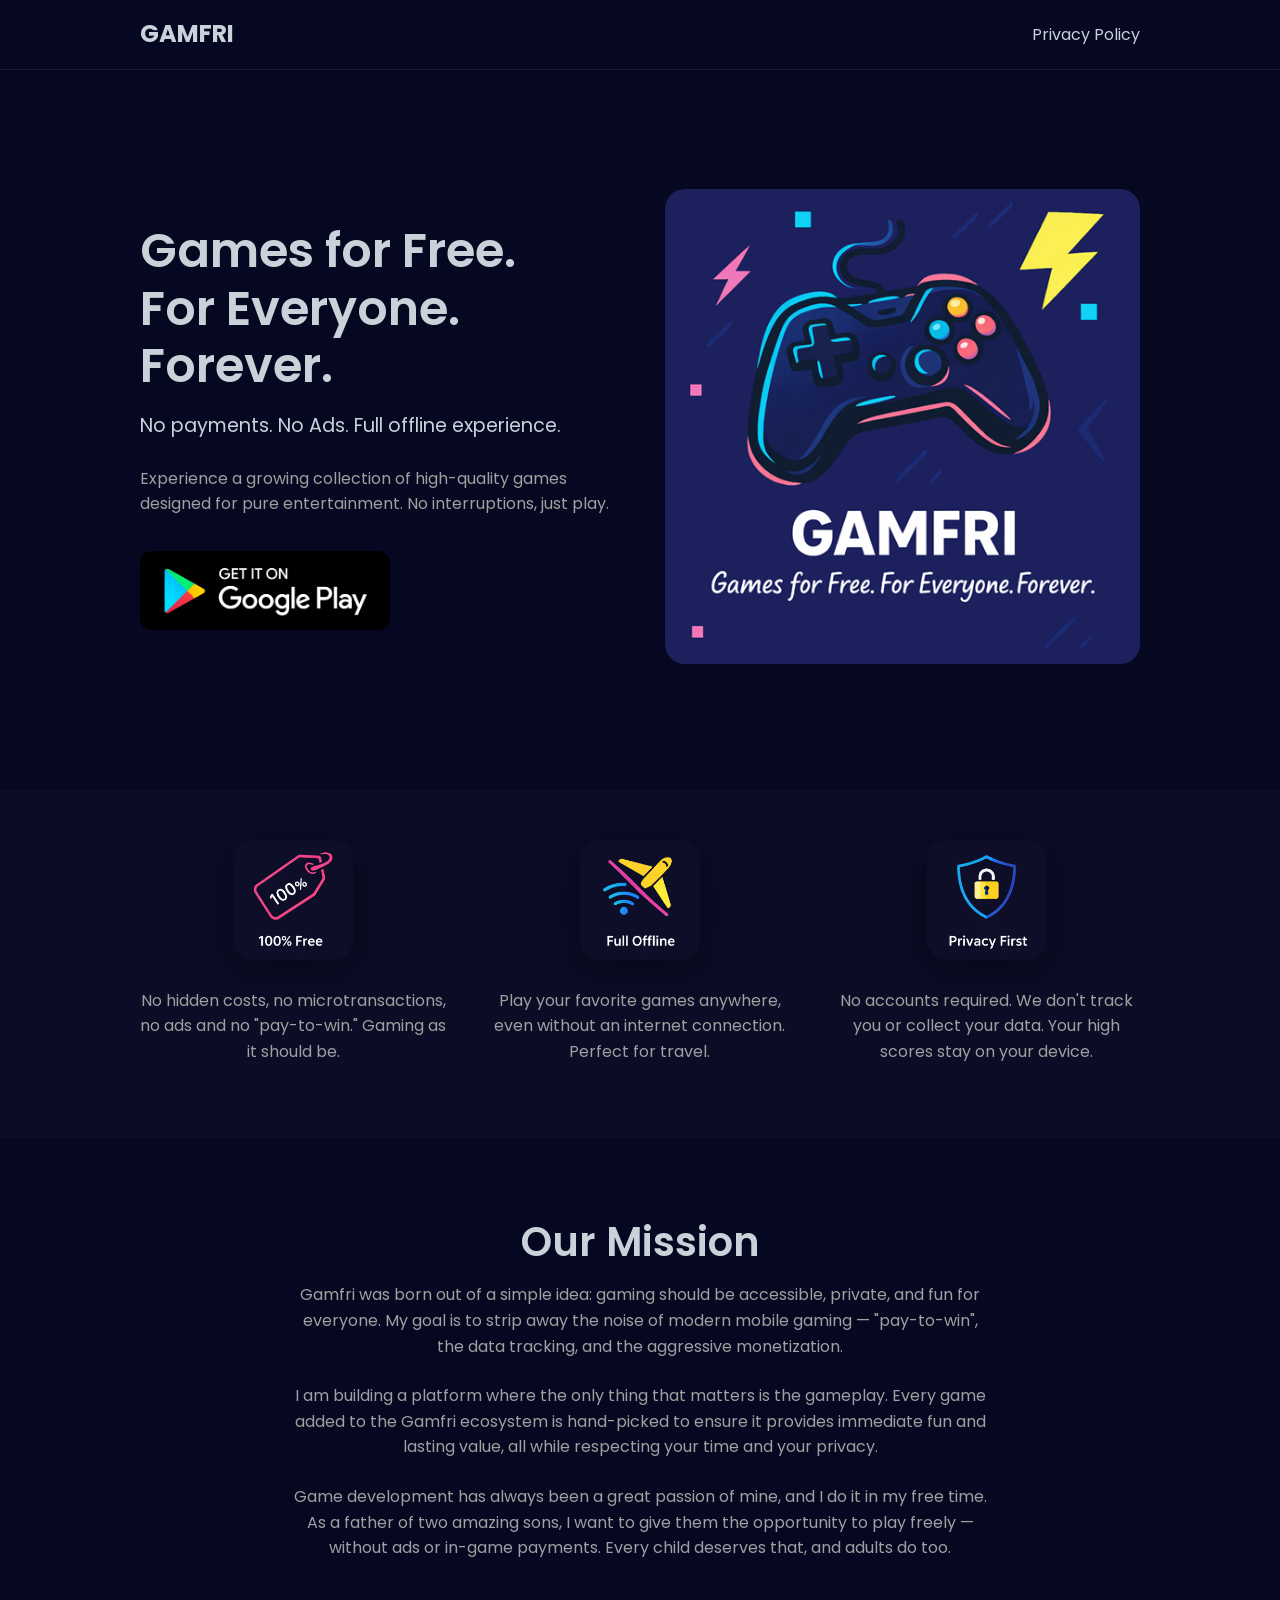
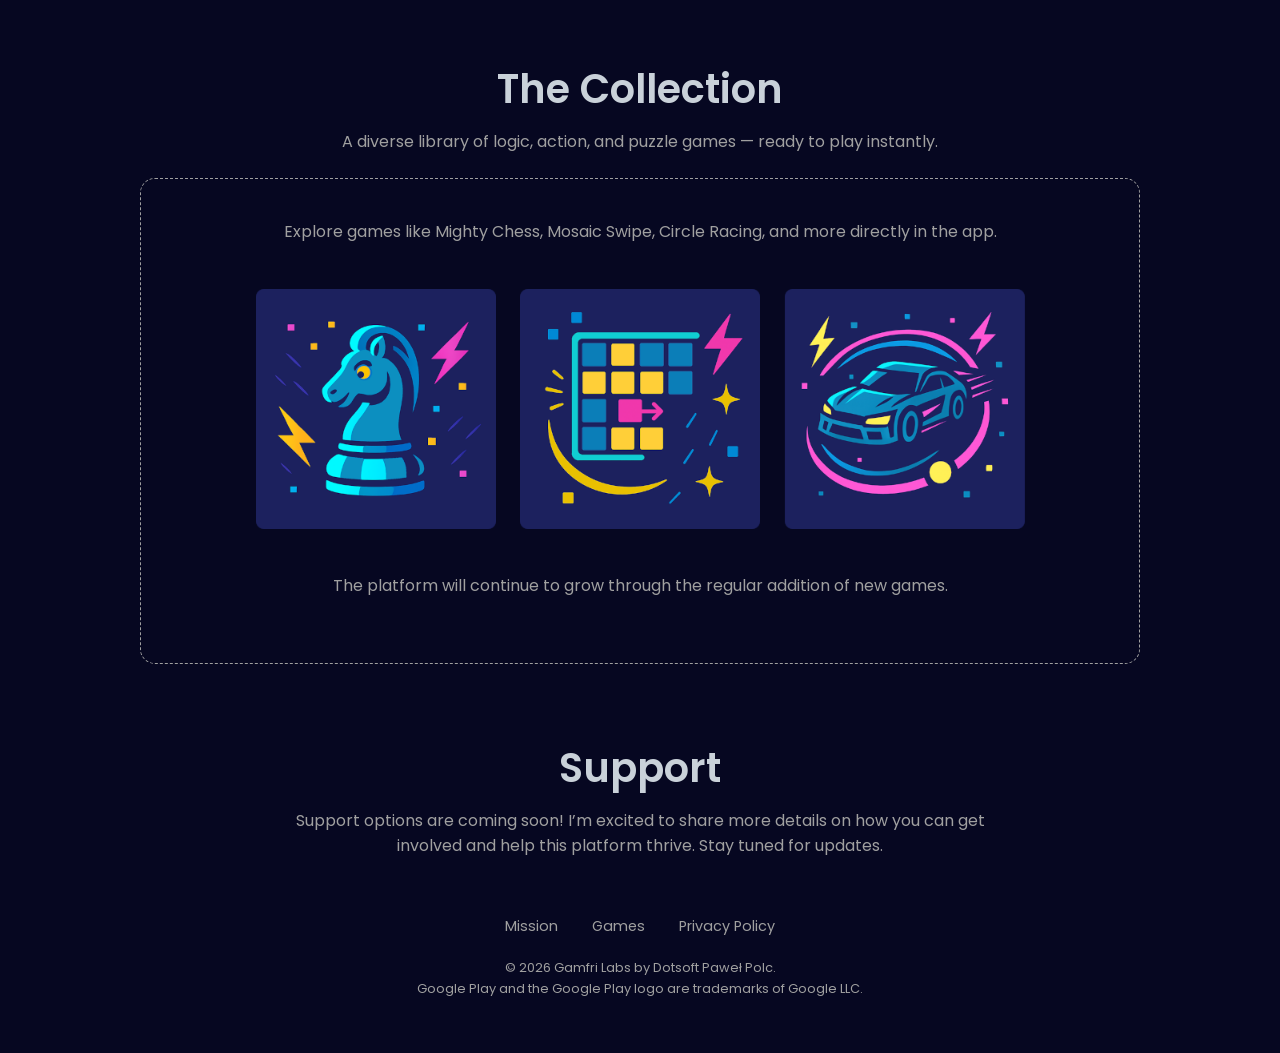
<file: index.html>
<!DOCTYPE html>
<html lang="en">
<head>
    <meta charset="UTF-8">
    <meta name="viewport" content="width=device-width, initial-scale=1.0">
    <title>Gamfri | Free Games. For Everyone. Forever.</title>
    
    <link rel="icon" type="image/x-icon" href="assets/favicon.ico">
    <link rel="stylesheet" href="style.css">
</head>
<body>

    <header>
        <div class="container nav-content">
            <div class="logo">
                <a href="/">GAMFRI</a>
            </div>
            <nav class="nav-reset">
                <a href="privacy-policy.html">Privacy Policy</a>
            </nav>
        </div>
    </header>

    <section class="container hero">
        <div class="hero-content">
            <h1>Games for Free.<br>For Everyone. Forever.</h1>
            <p class="hero-subtitle">
                No payments. No Ads. Full offline experience.
            </p>
            <p>
                Experience a growing collection of high-quality games designed for pure entertainment. No interruptions, just play.
            </p>
            
            <a href="https://play.google.com/store/apps/details?id=com.gamfri.app" target="_blank" rel="noopener noreferrer">
                <img src="assets/google-play-badge.png" alt="Get it on Google Play" class="play-badge">
            </a>
        </div>
        
        <div class="hero-image">
            <img src="assets/gamfri-poster01-512.png" alt="Gamfri Games Collection">
        </div>
    </section>

    <section class="features-section">
        <div class="container features-grid">
            <div>
                <img src="assets/gamfri-free-icon-450.png" alt="100% Free" class="feature-icon">
                <p>No hidden costs, no microtransactions, no ads and no "pay-to-win." Gaming as it should be.</p>
            </div>
            <div>
                <img src="assets/gamfri-offline-icon-450.png" alt="Full Offline" class="feature-icon">
                <p>Play your favorite games anywhere, even without an internet connection. Perfect for travel.</p>
            </div>
            <div>
                <img src="assets/gamfri-private-icon-450.png" alt="Privacy First" class="feature-icon">
                <p>No accounts required. We don't track you or collect your data. Your high scores stay on your device.</p>
            </div>
        </div>
    </section>

    <section id="mission" class="container content-narrow text-center">
        <h2>Our Mission</h2>
        <p>
            Gamfri was born out of a simple idea: gaming should be accessible, private, and fun for everyone. My goal is to strip away the noise of modern mobile gaming — "pay-to-win", the data tracking, and the aggressive monetization.
        </p>
        <p>
            I am building a platform where the only thing that matters is the gameplay. Every game added to the Gamfri ecosystem is hand-picked to ensure it provides immediate fun and lasting value, all while respecting your time and your privacy.
        </p>
        <p>
            Game development has always been a great passion of mine, and I do it in my free time. As a father of two amazing sons, I want to give them the opportunity to play freely — without ads or in-game payments. Every child deserves that, and adults do too.
        </p>
    </section>

    <section id="games" class="container text-center">
        <h2>The Collection</h2>
        <p>A diverse library of logic, action, and puzzle games — ready to play instantly.</p>
        <div class="games-showcase">
            <p>Explore games like Mighty Chess, Mosaic Swipe, Circle Racing, and more directly in the app.</p>
            <p>
                <img src="assets/gamfri-game-logos-1000.png" alt="Games" class="games-showcase-img">
            </p>
            <p>The platform will continue to grow through the regular addition of new games.</p>
        </div>
    </section>

    <section id="support" class="container content-narrow text-center">
        <h2>Support</h2>
        <p>
            Support options are coming soon! I’m excited to share more details on how you can get involved and help this platform thrive. Stay tuned for updates.
        </p>
    </section>

    <footer>
        <div class="container">
            <div class="footer-links">
                <a href="#mission">Mission</a>
                <a href="#games">Games</a>
                <a href="privacy-policy.html">Privacy Policy</a>
            </div>
            <p class="footer-copy">
                &copy; 2026 Gamfri Labs by Dotsoft Paweł Polc.<br>
                Google Play and the Google Play logo are trademarks of Google LLC.
            </p>
        </div>
    </footer>

</body>
</html>
</file>
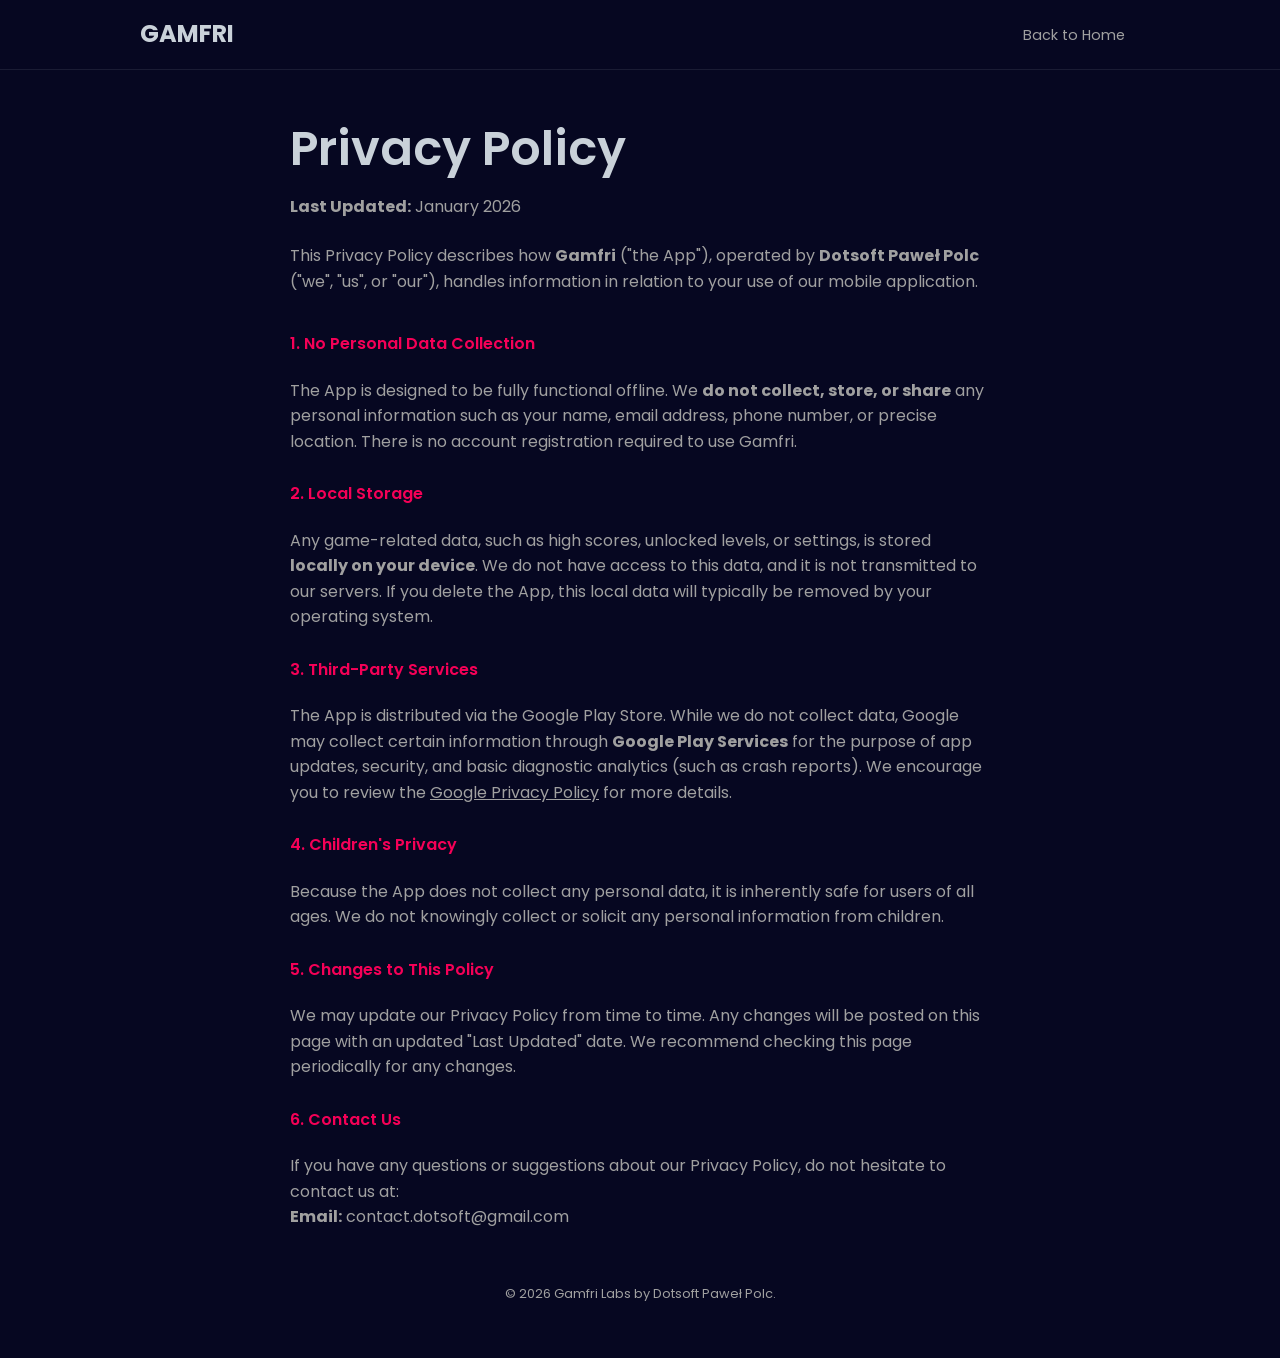
<file: privacy-policy.html>
<!DOCTYPE html>
<html lang="en">
<head>
    <meta charset="UTF-8">
    <meta name="viewport" content="width=device-width, initial-scale=1.0">
    <title>Privacy Policy | Gamfri</title>
    <link rel="icon" type="image/x-icon" href="assets/favicon.ico">
    <link rel="stylesheet" href="style.css">
</head>
<body>

    <header>
        <div class="container nav-content">
            <div class="logo">
                <a href="/">GAMFRI</a>
            </div>
            <nav class="footer-links" style="margin-bottom: 0;">
                <a href="/">Back to Home</a>
            </nav>
        </div>
    </header>

    <section class="container" style="max-width: 800px; padding-top: 50px;">
        <h1>Privacy Policy</h1>
        <p><strong>Last Updated:</strong> January 2026</p>
        
        <p>
            This Privacy Policy describes how <strong>Gamfri</strong> ("the App"), operated by <strong>Dotsoft Paweł Polc</strong> ("we", "us", or "our"), handles information in relation to your use of our mobile application.
        </p>

        <h4 style="color: var(--secondary-main); margin-top: 40px;">1. No Personal Data Collection</h4>
        <p>
            The App is designed to be fully functional offline. We <strong>do not collect, store, or share</strong> any personal information such as your name, email address, phone number, or precise location. There is no account registration required to use Gamfri.
        </p>

        <h4 style="color: var(--secondary-main); margin-top: 30px;">2. Local Storage</h4>
        <p>
            Any game-related data, such as high scores, unlocked levels, or settings, is stored <strong>locally on your device</strong>. We do not have access to this data, and it is not transmitted to our servers. If you delete the App, this local data will typically be removed by your operating system.
        </p>

        <h4 style="color: var(--secondary-main); margin-top: 30px;">3. Third-Party Services</h4>
        <p>
            The App is distributed via the Google Play Store. While we do not collect data, Google may collect certain information through <strong>Google Play Services</strong> for the purpose of app updates, security, and basic diagnostic analytics (such as crash reports). We encourage you to review the <a href="https://policies.google.com/privacy" target="_blank" style="text-decoration: underline;">Google Privacy Policy</a> for more details.
        </p>

        <h4 style="color: var(--secondary-main); margin-top: 30px;">4. Children's Privacy</h4>
        <p>
            Because the App does not collect any personal data, it is inherently safe for users of all ages. We do not knowingly collect or solicit any personal information from children.
        </p>

        <h4 style="color: var(--secondary-main); margin-top: 30px;">5. Changes to This Policy</h4>
        <p>
            We may update our Privacy Policy from time to time. Any changes will be posted on this page with an updated "Last Updated" date. We recommend checking this page periodically for any changes.
        </p>

        <h4 style="color: var(--secondary-main); margin-top: 30px;">6. Contact Us</h4>
        <p>
            If you have any questions or suggestions about our Privacy Policy, do not hesitate to contact us at:<br>
            <strong>Email:</strong> contact.dotsoft@gmail.com
        </p>
    </section>

    <footer>
        <div class="container">
            <p style="font-size: 0.8rem;">
                &copy; 2026 Gamfri Labs by Dotsoft Paweł Polc.
            </p>
        </div>
    </footer>

</body>
</html>
</file>
<file: style.css>
/* Import Poppins Font */
@import url('https://fonts.googleapis.com/css2?family=Poppins:wght@300;400;600;700&display=swap');

:root {
    --bg-default: #060721;
    --text-primary: #c9d1d9;
    --text-secondary: #a0a0a0;
    --primary-main: #3f51b5;
    --secondary-main: #f50057;
    
    /* Spacing and Borders */
    --container-width: 1100px;
    --transition: all 0.3s ease;
}

* {
    margin: 0;
    padding: 0;
    box-sizing: border-box;
}

body {
    background-color: var(--bg-default);
    color: var(--text-primary);
    font-family: 'Poppins', sans-serif;
    line-height: 1.6;
    overflow-x: hidden;
}

h1, h2, h3, h4, h5 {
    font-weight: 600;
    line-height: 1.2;
    margin-bottom: 1rem;
}

h1 { font-size: 3rem; }
h2 { font-size: 2.5rem; }
h4 { margin-bottom: 1.5rem; }

p {
    color: var(--text-secondary);
    margin-bottom: 1.5rem;
}

a {
    text-decoration: none;
    color: inherit;
    transition: var(--transition);
}

/* Layout & Spacing */
section {
    padding: 0;
}

.container {
    max-width: var(--container-width);
    margin: 0 auto;
    padding: 80px 50px 0;
}

header .container {
    padding: 0 50px;
}

.hero.container {
    padding: 50px;
}

.features-grid.container {
    padding: 50px;
}

footer .container {
    padding: 30px;
}

/* Utility Classes */
.text-center {
    text-align: center;
}

.content-narrow {
    max-width: 800px;
    margin-left: auto;
    margin-right: auto;
}

/* MUI-style Sticky AppBar */
header {
    background-color: var(--bg-default);
    height: 70px;
    display: flex;
    align-items: center;
    position: sticky;
    top: 0;
    z-index: 1000;
    border-bottom: 1px solid rgba(201, 209, 217, 0.1);
}

.nav-content {
    display: flex;
    justify-content: space-between;
    align-items: center;
    width: 100%;
}

.nav-reset {
    margin-bottom: 0;
    display: flex;
    align-items: center;
}

.logo {
    font-weight: 700;
    font-size: 1.5rem;
    color: var(--text-primary);
}

/* Buttons */
.btn {
    display: inline-block;
    padding: 12px 32px;
    border-radius: 8px;
    font-weight: 600;
    text-transform: none;
    cursor: pointer;
    border: none;
    transition: var(--transition);
}

.btn-primary {
    background-color: var(--secondary-main);
    color: white;
}

.btn-primary:hover {
    filter: brightness(1.2);
    transform: translateY(-2px);
}

/* Hero Section Styles */
.hero {
    display: flex;
    align-items: center;
    justify-content: space-between;
    gap: 50px;
    min-height: 80vh;
}

.hero-content { flex: 1; }
.hero-image { flex: 1; text-align: right; }

.hero-subtitle {
    font-size: 1.2rem;
    color: var(--text-primary);
}

.hero-image img {
    max-width: 100%;
    height: auto;
    border-radius: 20px;
}

.play-badge {
    width: 250px; 
    margin-top: 10px;
    border-radius: 12px;
    transition: transform 0.3s ease;
}

.play-badge:hover {
    transform: scale(1.05);
}

/* Features Section */
.features-section {
    background-color: rgba(255,255,255,0.02);
}

.features-grid {
    display: grid;
    grid-template-columns: repeat(auto-fit, minmax(250px, 1fr));
    gap: 40px;
    text-align: center;
}

.feature-icon {
    width: 120px;
    height: auto;
    border-radius: 20px;
    margin-bottom: 20px;
    box-shadow: 0 10px 30px rgba(0,0,0,0.3);
}

/* Games Collection Section */
.games-showcase {
    border: 1px dashed var(--text-secondary);
    padding: 40px;
    border-radius: 15px;
    color: var(--text-secondary);
}

/* Logic for the games image */
.games-showcase-img {
    width: 100%;
    max-width: 800px;
    height: auto;
    display: block;
    margin: 0 auto;
}

/* Footer Styles */
footer {
    text-align: center;
}

.footer-links {
    margin-bottom: 20px;
}

.footer-links a {
    margin: 0 15px;
    font-size: 0.9rem;
    color: var(--text-secondary);
}

.footer-links a:hover {
    color: var(--text-primary);
}

.footer-copy {
    font-size: 0.8rem;
}

/* Responsive adjustments */
@media (max-width: 768px) {
    .hero {
        flex-direction: column;
        text-align: center;
        padding-top: 50px; 
    }
    .hero-image { text-align: center; }
    h1 { font-size: 2.2rem; }
    
    .games-showcase {
        padding: 20px;
    }
}
</file>
